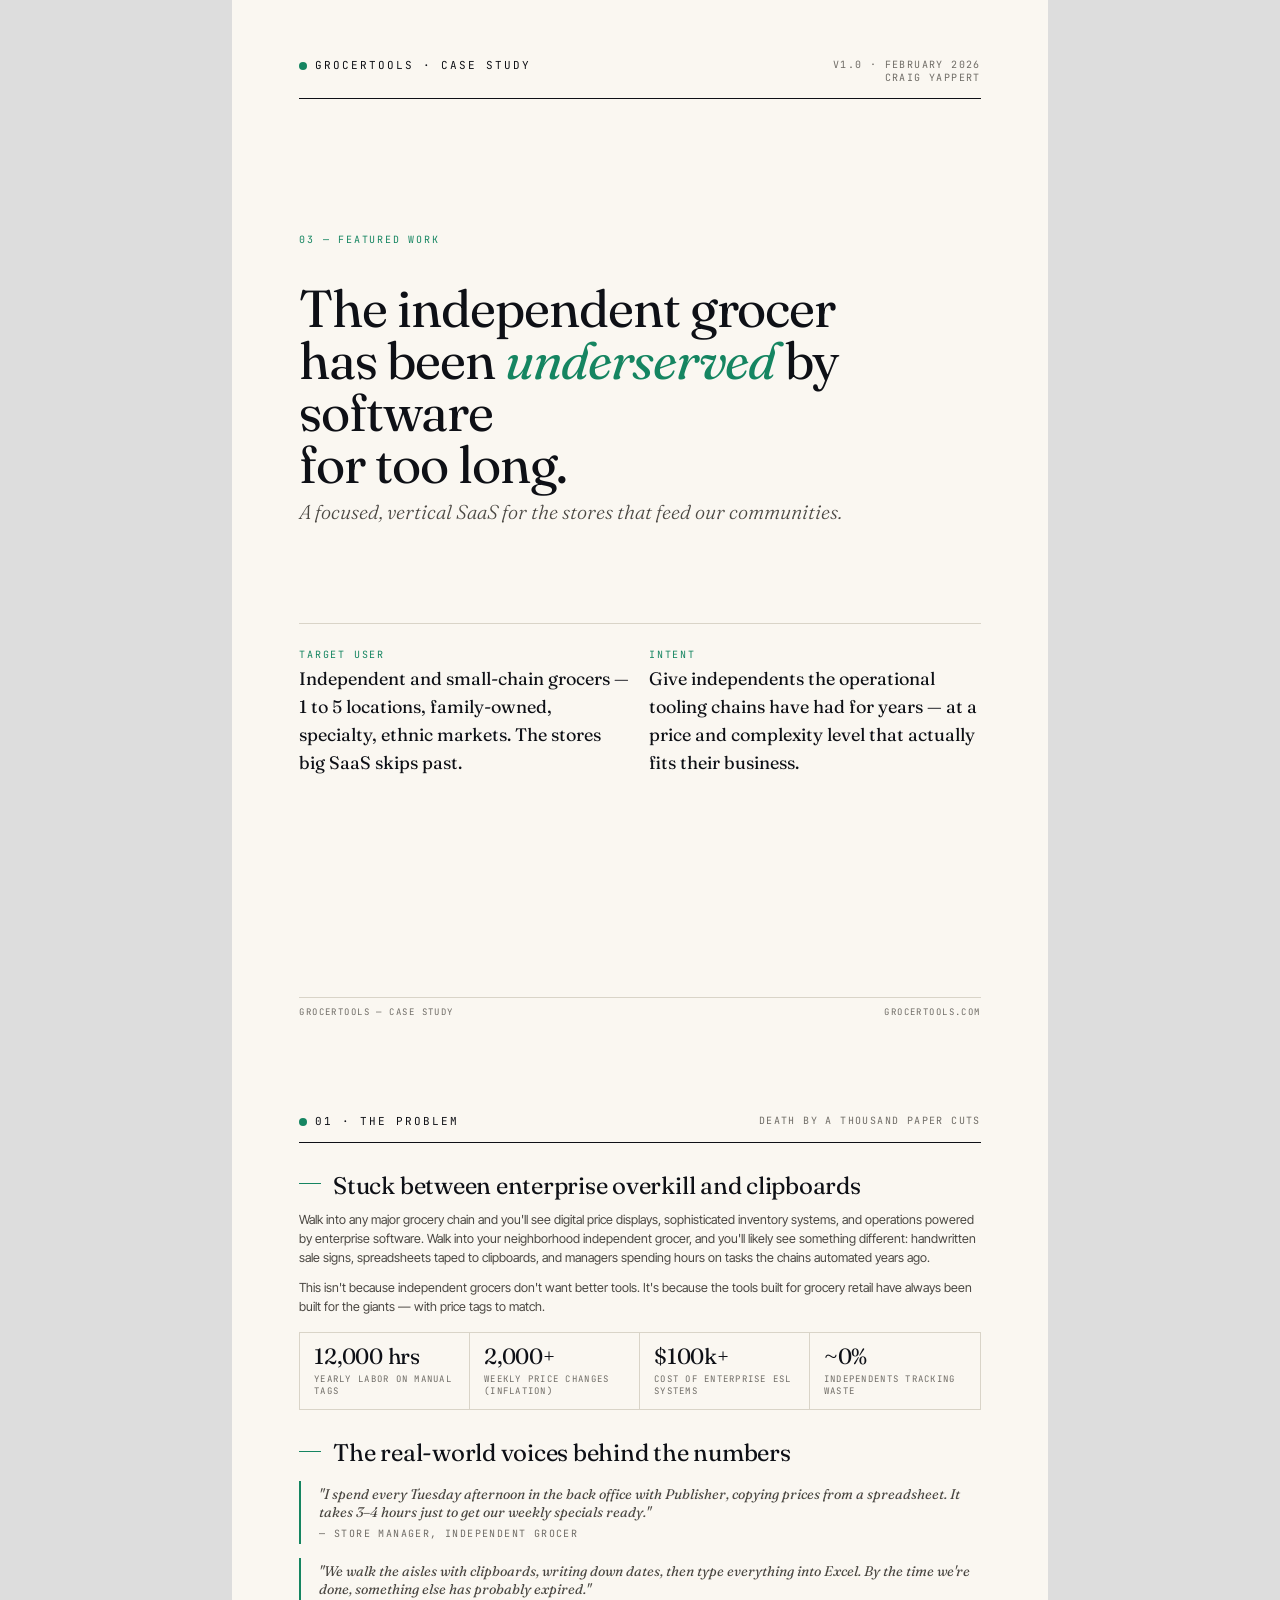
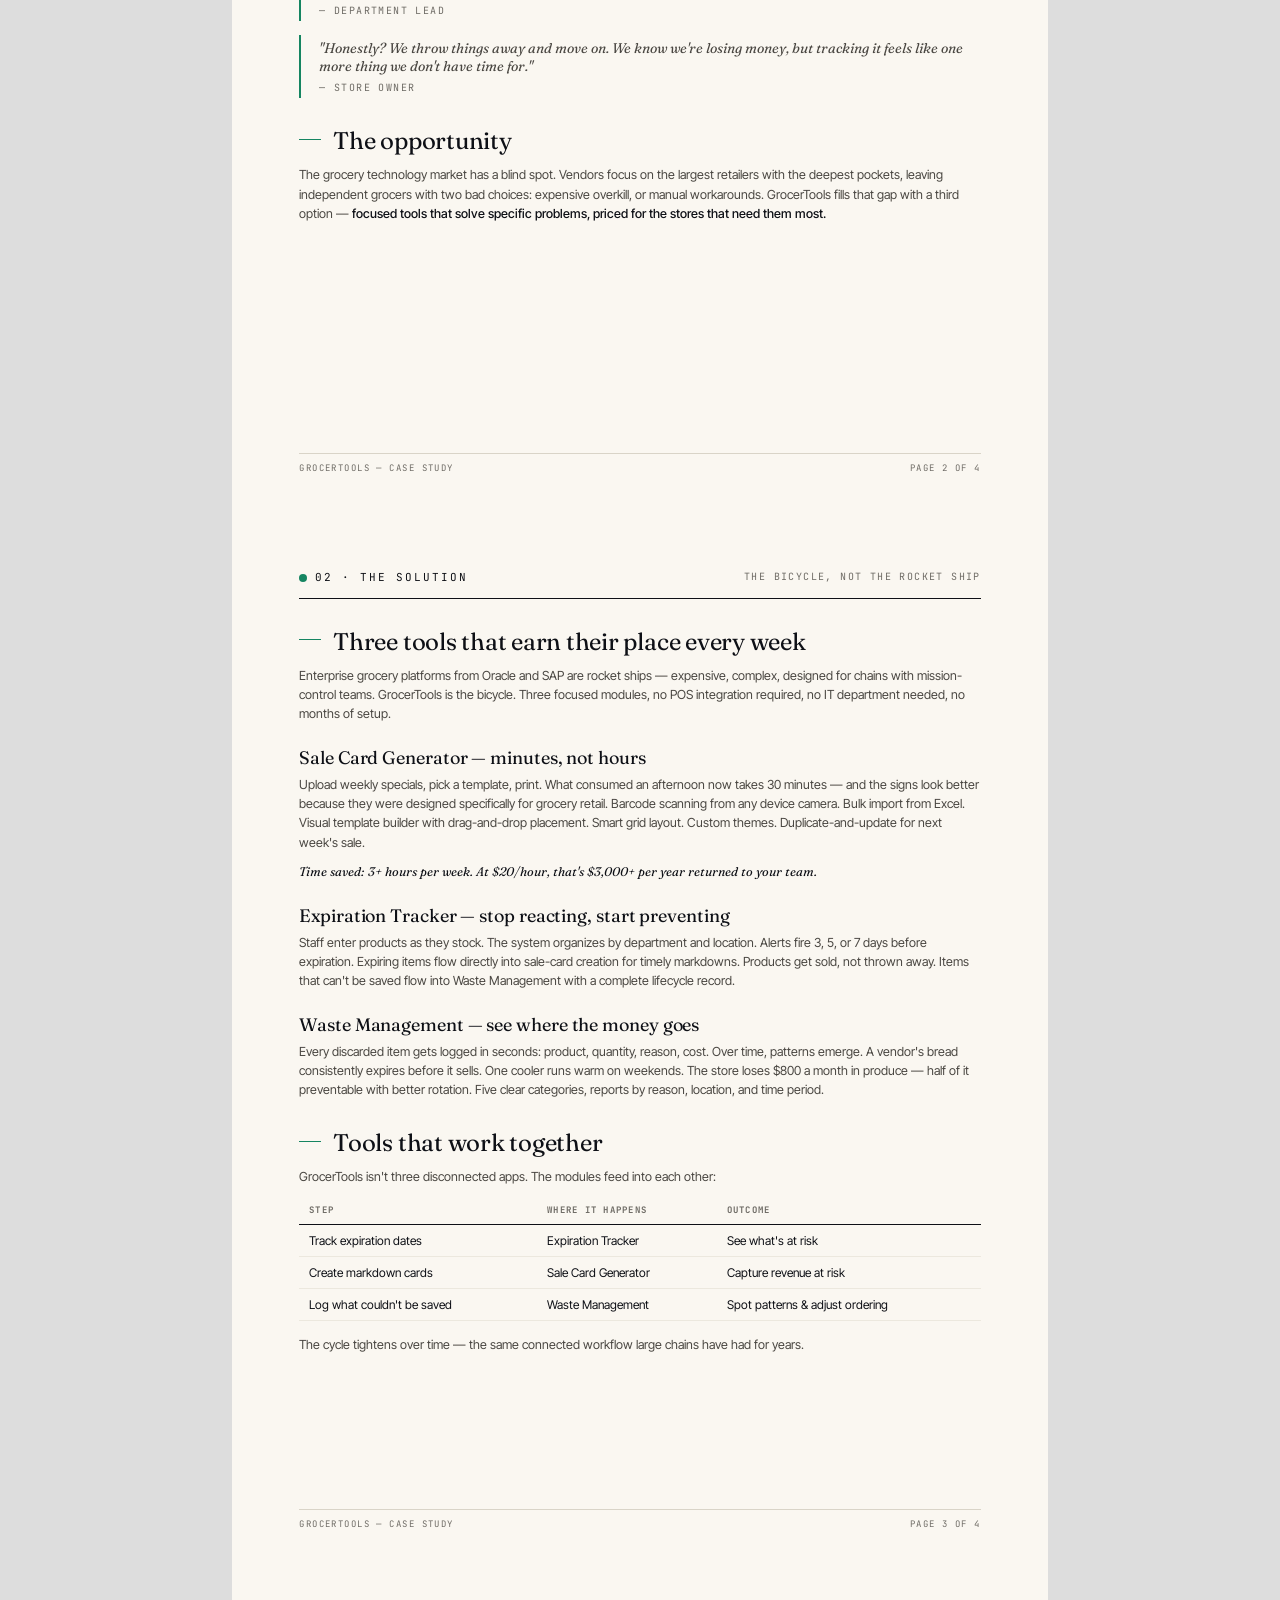
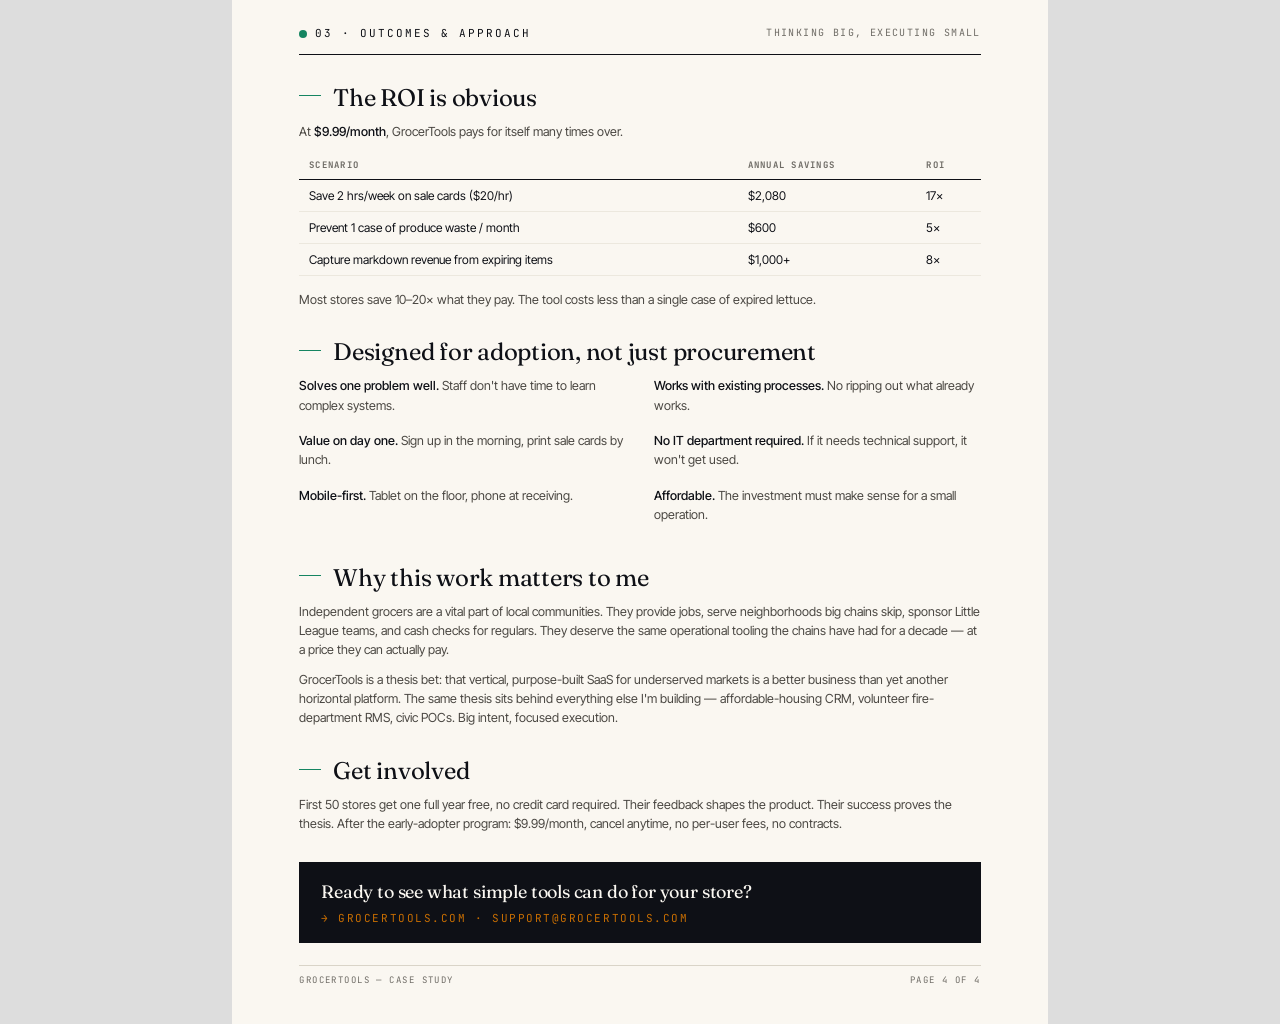
<file: papers/GrocerTools-Case-Study.html>
<!doctype html>
<html lang="en">
<head>
<meta charset="utf-8" />
<title>GrocerTools — Case Study</title>
<link rel="preconnect" href="https://fonts.googleapis.com">
<link rel="preconnect" href="https://fonts.gstatic.com" crossorigin>
<link href="https://fonts.googleapis.com/css2?family=Fraunces:ital,opsz,wght@0,9..144,300;0,9..144,400;0,9..144,500;1,9..144,300;1,9..144,400&family=Inter+Tight:wght@400;500;600&family=JetBrains+Mono:wght@400;500&display=swap" rel="stylesheet">
<style>
  :root {
    --ink: #0e1016;
    --paper: #faf7f1;
    --paper-2: #4a4742;
    --paper-3: #6f6c66;
    --line: #d9d4c8;
    --line-soft: #ece8de;
    --accent-green: oklch(0.55 0.11 165);
    --accent-amber: oklch(0.62 0.15 60);
  }
  @page { size: letter; margin: 0; }
  * { box-sizing: border-box; }
  html, body { margin: 0; padding: 0; background: #ddd; }
  body {
    font-family: "Inter Tight", system-ui, sans-serif;
    color: var(--ink);
    -webkit-print-color-adjust: exact;
    print-color-adjust: exact;
  }
  .page {
    width: 8.5in; min-height: 11in;
    margin: 0 auto; padding: 0.6in 0.7in 0.85in;
    background: var(--paper);
    page-break-after: always;
    position: relative;
  }
  .page:last-child { page-break-after: auto; }

  .head {
    display: flex; justify-content: space-between; align-items: flex-start;
    border-bottom: 1px solid var(--ink);
    padding-bottom: 14px;
  }
  .mark {
    font-family: "JetBrains Mono", monospace;
    font-size: 11px; letter-spacing: 0.18em; text-transform: uppercase;
  }
  .mark .dot {
    display:inline-block; width:8px;height:8px;border-radius:50%;
    background: var(--accent-green); margin-right:8px; vertical-align:middle;
  }
  .meta {
    font-family: "JetBrains Mono", monospace;
    font-size: 10px; letter-spacing: 0.14em; text-transform: uppercase;
    color: var(--paper-3); text-align: right;
  }

  h1 {
    font-family: "Fraunces", serif; font-weight: 400;
    font-size: 52px; line-height: 1.0; letter-spacing: -0.02em;
    margin: 36px 0 6px;
  }
  h1 em { font-style: italic; color: var(--accent-green); }
  .sub {
    font-family: "Fraunces", serif; font-style: italic; font-weight: 300;
    font-size: 20px; color: var(--paper-2); margin: 0 0 28px;
  }

  h2 {
    font-family: "Fraunces", serif; font-weight: 400;
    font-size: 24px; letter-spacing: -0.01em;
    margin: 28px 0 10px;
  }
  h2::before {
    content: ""; display: inline-block; width: 22px; height: 1px;
    background: var(--accent-green); vertical-align: middle;
    margin-right: 12px; transform: translateY(-4px);
  }
  h3 {
    font-family: "Fraunces", serif; font-weight: 400;
    font-size: 18px; letter-spacing: -0.005em;
    margin: 22px 0 6px;
  }

  p, li { font-size: 12.5px; line-height: 1.55; color: var(--paper-2); }
  p { margin: 0 0 10px; }
  p strong { color: var(--ink); font-weight: 500; }
  ul { margin: 4px 0 12px; padding-left: 18px; }
  ul li { margin: 3px 0; }

  .eyebrow {
    font-family: "JetBrains Mono", monospace;
    font-size: 10px; letter-spacing: 0.18em; text-transform: uppercase;
    color: var(--accent-green); margin-bottom: 4px;
  }

  .stat-row { display: grid; grid-template-columns: repeat(4, 1fr); gap: 0;
              border: 1px solid var(--line); margin: 16px 0 8px; }
  .stat-row .stat { padding: 12px 14px; border-right: 1px solid var(--line); }
  .stat-row .stat:last-child { border-right: 0; }
  .stat-v { font-family: "Fraunces", serif; font-size: 22px; line-height: 1; color: var(--ink); letter-spacing: -0.01em; }
  .stat-k { font-family: "JetBrains Mono", monospace; font-size: 9px; letter-spacing: 0.14em;
            text-transform: uppercase; color: var(--paper-3); margin-top: 6px; }

  table { width: 100%; border-collapse: collapse; margin: 8px 0 14px; font-size: 12px; }
  th, td { padding: 8px 10px; text-align: left; border-bottom: 1px solid var(--line-soft); }
  th { font-family: "JetBrains Mono", monospace; font-size: 9px; letter-spacing: 0.14em;
       text-transform: uppercase; color: var(--paper-3); border-bottom: 1px solid var(--ink); }

  blockquote {
    margin: 14px 0; padding: 4px 0 4px 18px;
    border-left: 2px solid var(--accent-green);
    font-family: "Fraunces", serif; font-style: italic; font-size: 14px;
    color: var(--paper-2);
  }

  .twocol { display: grid; grid-template-columns: 1fr 1fr; gap: 18px; }

  .foot {
    position: absolute; bottom: 0.4in; left: 0.7in; right: 0.7in;
    display: flex; justify-content: space-between;
    font-family: "JetBrains Mono", monospace;
    font-size: 9px; letter-spacing: 0.16em; text-transform: uppercase;
    color: var(--paper-3);
    border-top: 1px solid var(--line); padding-top: 8px;
  }
  .foot .pn::before { content: "Page "; }
</style>
</head>
<body>

<!-- ============ PAGE 1 — Cover ============ -->
<div class="page">
  <div class="head">
    <div class="mark"><span class="dot"></span>GrocerTools · Case Study</div>
    <div class="meta">v1.0 · February 2026<br/>Craig Yappert</div>
  </div>

  <div style="margin-top: 1.4in;">
    <div class="eyebrow">03 — Featured Work</div>
    <h1>The independent grocer<br/>has been <em>underserved</em> by software<br/>for too long.</h1>
    <p class="sub">A focused, vertical SaaS for the stores that feed our communities.</p>
  </div>

  <div style="margin-top: 1in; padding-top: 24px; border-top: 1px solid var(--line);">
    <div class="twocol">
      <div>
        <div class="eyebrow">Target user</div>
        <p style="font-family: 'Fraunces', serif; font-size: 18px; color: var(--ink); margin: 4px 0 0;">
          Independent and small-chain grocers — 1 to 5 locations, family-owned, specialty, ethnic markets.
          The stores big SaaS skips past.
        </p>
      </div>
      <div>
        <div class="eyebrow">Intent</div>
        <p style="font-family: 'Fraunces', serif; font-size: 18px; color: var(--ink); margin: 4px 0 0;">
          Give independents the operational tooling chains have had for years —
          at a price and complexity level that actually fits their business.
        </p>
      </div>
    </div>
  </div>

  <div class="foot">
    <div>GrocerTools — Case Study</div>
    <div>grocertools.com</div>
  </div>
</div>

<!-- ============ PAGE 2 — Problem & opportunity ============ -->
<div class="page">
  <div class="head">
    <div class="mark"><span class="dot"></span>01 · The problem</div>
    <div class="meta">Death by a thousand paper cuts</div>
  </div>

  <h2>Stuck between enterprise overkill and clipboards</h2>
  <p>
    Walk into any major grocery chain and you'll see digital price displays, sophisticated inventory systems,
    and operations powered by enterprise software. Walk into your neighborhood independent grocer, and you'll
    likely see something different: handwritten sale signs, spreadsheets taped to clipboards, and managers
    spending hours on tasks the chains automated years ago.
  </p>
  <p>
    This isn't because independent grocers don't want better tools. It's because the tools built for grocery
    retail have always been built for the giants — with price tags to match.
  </p>

  <div class="stat-row">
    <div class="stat"><div class="stat-v">12,000 hrs</div><div class="stat-k">Yearly labor on manual tags</div></div>
    <div class="stat"><div class="stat-v">2,000+</div><div class="stat-k">Weekly price changes (inflation)</div></div>
    <div class="stat"><div class="stat-v">$100k+</div><div class="stat-k">Cost of enterprise ESL systems</div></div>
    <div class="stat"><div class="stat-v">~0%</div><div class="stat-k">Independents tracking waste</div></div>
  </div>

  <h2>The real-world voices behind the numbers</h2>
  <blockquote>
    "I spend every Tuesday afternoon in the back office with Publisher, copying prices from a spreadsheet.
    It takes 3–4 hours just to get our weekly specials ready."
    <div style="font-family: 'JetBrains Mono', monospace; font-style: normal; font-size: 10px;
                letter-spacing: 0.14em; text-transform: uppercase; color: var(--paper-3); margin-top: 6px;">
      — Store Manager, Independent Grocer
    </div>
  </blockquote>
  <blockquote>
    "We walk the aisles with clipboards, writing down dates, then type everything into Excel.
    By the time we're done, something else has probably expired."
    <div style="font-family: 'JetBrains Mono', monospace; font-style: normal; font-size: 10px;
                letter-spacing: 0.14em; text-transform: uppercase; color: var(--paper-3); margin-top: 6px;">
      — Department Lead
    </div>
  </blockquote>
  <blockquote>
    "Honestly? We throw things away and move on. We know we're losing money, but tracking it feels
    like one more thing we don't have time for."
    <div style="font-family: 'JetBrains Mono', monospace; font-style: normal; font-size: 10px;
                letter-spacing: 0.14em; text-transform: uppercase; color: var(--paper-3); margin-top: 6px;">
      — Store Owner
    </div>
  </blockquote>

  <h2>The opportunity</h2>
  <p>
    The grocery technology market has a blind spot. Vendors focus on the largest retailers with the deepest
    pockets, leaving independent grocers with two bad choices: expensive overkill, or manual workarounds.
    GrocerTools fills that gap with a third option — <strong>focused tools that solve specific problems,
    priced for the stores that need them most.</strong>
  </p>

  <div class="foot">
    <div>GrocerTools — Case Study</div>
    <div class="pn">2 of 4</div>
  </div>
</div>

<!-- ============ PAGE 3 — Solution ============ -->
<div class="page">
  <div class="head">
    <div class="mark"><span class="dot"></span>02 · The solution</div>
    <div class="meta">The bicycle, not the rocket ship</div>
  </div>

  <h2>Three tools that earn their place every week</h2>
  <p>
    Enterprise grocery platforms from Oracle and SAP are rocket ships — expensive, complex, designed for
    chains with mission-control teams. GrocerTools is the bicycle. Three focused modules, no POS integration
    required, no IT department needed, no months of setup.
  </p>

  <h3>Sale Card Generator — minutes, not hours</h3>
  <p>
    Upload weekly specials, pick a template, print. What consumed an afternoon now takes 30 minutes —
    and the signs look better because they were designed specifically for grocery retail. Barcode scanning
    from any device camera. Bulk import from Excel. Visual template builder with drag-and-drop placement.
    Smart grid layout. Custom themes. Duplicate-and-update for next week's sale.
  </p>
  <p style="font-family: 'Fraunces', serif; font-style: italic; color: var(--ink);">
    Time saved: 3+ hours per week. At $20/hour, that's $3,000+ per year returned to your team.
  </p>

  <h3>Expiration Tracker — stop reacting, start preventing</h3>
  <p>
    Staff enter products as they stock. The system organizes by department and location. Alerts fire 3, 5, or
    7 days before expiration. Expiring items flow directly into sale-card creation for timely markdowns.
    Products get sold, not thrown away. Items that can't be saved flow into Waste Management with a complete
    lifecycle record.
  </p>

  <h3>Waste Management — see where the money goes</h3>
  <p>
    Every discarded item gets logged in seconds: product, quantity, reason, cost. Over time, patterns emerge.
    A vendor's bread consistently expires before it sells. One cooler runs warm on weekends. The store loses
    $800 a month in produce — half of it preventable with better rotation. Five clear categories, reports by
    reason, location, and time period.
  </p>

  <h2>Tools that work together</h2>
  <p>
    GrocerTools isn't three disconnected apps. The modules feed into each other:
  </p>
  <table>
    <tr><th>Step</th><th>Where it happens</th><th>Outcome</th></tr>
    <tr><td>Track expiration dates</td><td>Expiration Tracker</td><td>See what's at risk</td></tr>
    <tr><td>Create markdown cards</td><td>Sale Card Generator</td><td>Capture revenue at risk</td></tr>
    <tr><td>Log what couldn't be saved</td><td>Waste Management</td><td>Spot patterns &amp; adjust ordering</td></tr>
  </table>
  <p>The cycle tightens over time — the same connected workflow large chains have had for years.</p>

  <div class="foot">
    <div>GrocerTools — Case Study</div>
    <div class="pn">3 of 4</div>
  </div>
</div>

<!-- ============ PAGE 4 — Outcomes & approach ============ -->
<div class="page">
  <div class="head">
    <div class="mark"><span class="dot"></span>03 · Outcomes &amp; approach</div>
    <div class="meta">Thinking big, executing small</div>
  </div>

  <h2>The ROI is obvious</h2>
  <p>At <strong>$9.99/month</strong>, GrocerTools pays for itself many times over.</p>
  <table>
    <tr><th>Scenario</th><th>Annual savings</th><th>ROI</th></tr>
    <tr><td>Save 2 hrs/week on sale cards ($20/hr)</td><td>$2,080</td><td>17×</td></tr>
    <tr><td>Prevent 1 case of produce waste / month</td><td>$600</td><td>5×</td></tr>
    <tr><td>Capture markdown revenue from expiring items</td><td>$1,000+</td><td>8×</td></tr>
  </table>
  <p>Most stores save 10–20× what they pay. The tool costs less than a single case of expired lettuce.</p>

  <h2>Designed for adoption, not just procurement</h2>
  <div class="why" style="display:grid; grid-template-columns: 1fr 1fr; gap: 6px 28px;">
    <p><strong>Solves one problem well.</strong> Staff don't have time to learn complex systems.</p>
    <p><strong>Works with existing processes.</strong> No ripping out what already works.</p>
    <p><strong>Value on day one.</strong> Sign up in the morning, print sale cards by lunch.</p>
    <p><strong>No IT department required.</strong> If it needs technical support, it won't get used.</p>
    <p><strong>Mobile-first.</strong> Tablet on the floor, phone at receiving.</p>
    <p><strong>Affordable.</strong> The investment must make sense for a small operation.</p>
  </div>

  <h2>Why this work matters to me</h2>
  <p>
    Independent grocers are a vital part of local communities. They provide jobs, serve neighborhoods big
    chains skip, sponsor Little League teams, and cash checks for regulars. They deserve the same operational
    tooling the chains have had for a decade — at a price they can actually pay.
  </p>
  <p>
    GrocerTools is a thesis bet: that vertical, purpose-built SaaS for underserved markets is a better
    business than yet another horizontal platform. The same thesis sits behind everything else I'm building —
    affordable-housing CRM, volunteer fire-department RMS, civic POCs. Big intent, focused execution.
  </p>

  <h2>Get involved</h2>
  <p>
    First 50 stores get one full year free, no credit card required. Their feedback shapes the product.
    Their success proves the thesis. After the early-adopter program: $9.99/month, cancel anytime,
    no per-user fees, no contracts.
  </p>

  <div style="margin-top: 28px; padding: 18px 22px; background: var(--ink); color: var(--paper);">
    <div style="font-family: 'Fraunces', serif; font-size: 18px; letter-spacing: -0.01em;">
      Ready to see what simple tools can do for your store?
    </div>
    <div style="font-family: 'JetBrains Mono', monospace; font-size: 11px; letter-spacing: 0.14em;
                text-transform: uppercase; color: var(--accent-amber); margin-top: 8px;">
      → grocertools.com  ·  support@grocertools.com
    </div>
  </div>

  <div class="foot">
    <div>GrocerTools — Case Study</div>
    <div class="pn">4 of 4</div>
  </div>
</div>

</body>
</html>
</file>
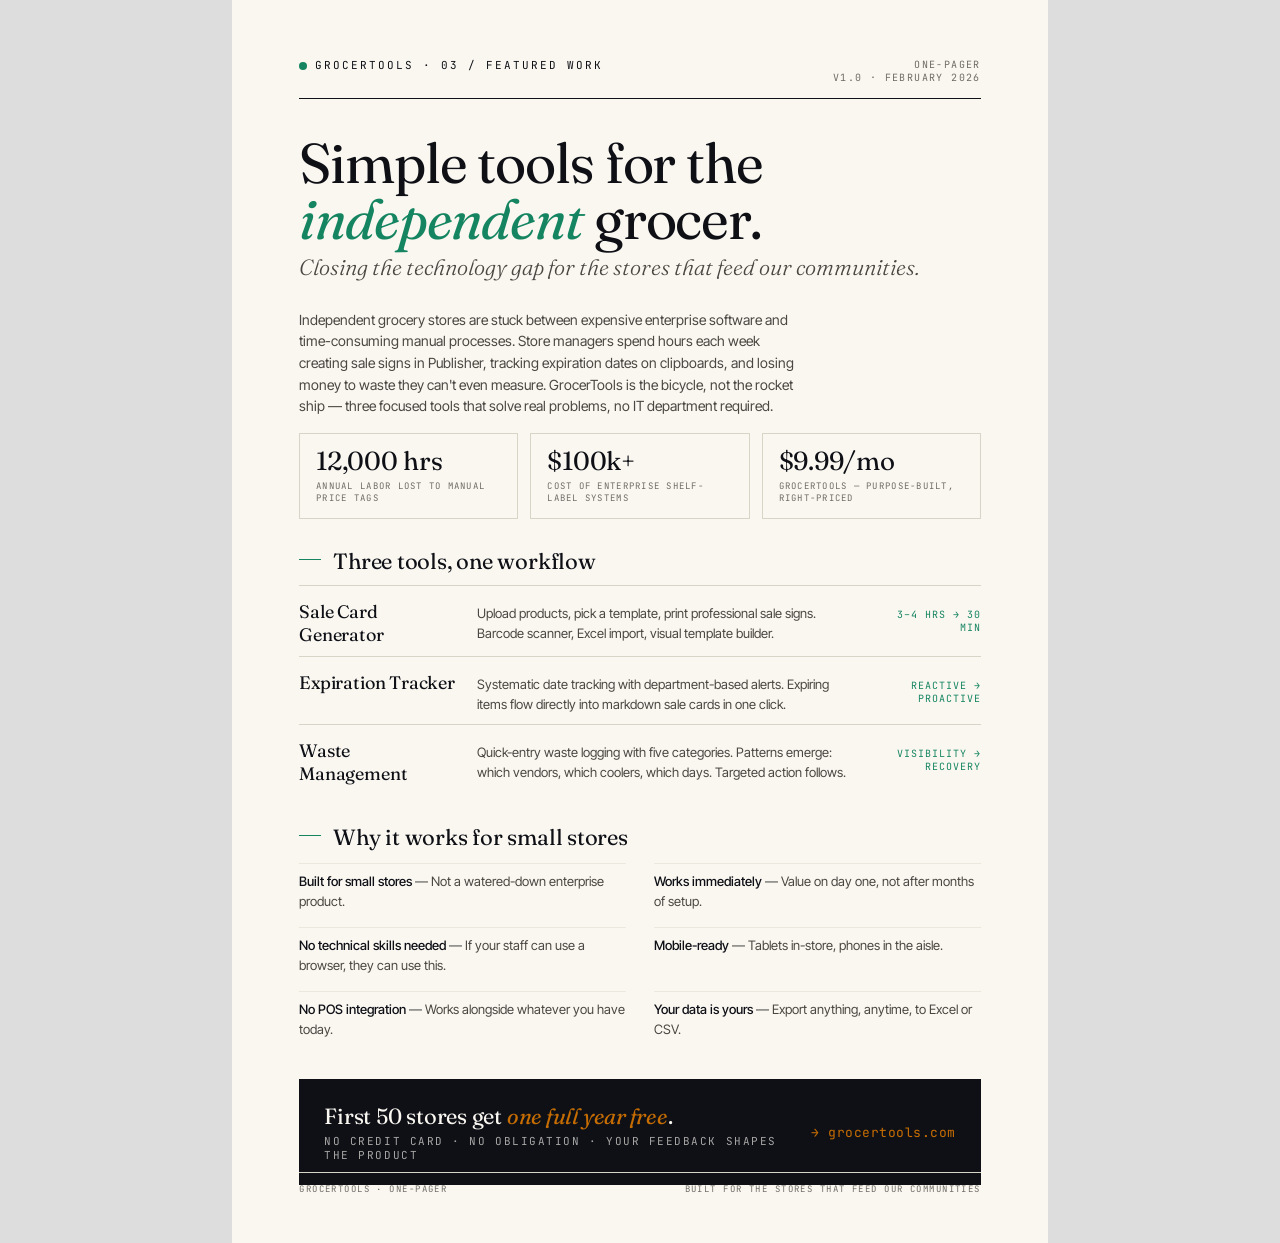
<file: papers/GrocerTools-One-Pager.html>
<!doctype html>
<html lang="en">
<head>
<meta charset="utf-8" />
<title>GrocerTools — One Pager</title>
<link rel="preconnect" href="https://fonts.googleapis.com">
<link rel="preconnect" href="https://fonts.gstatic.com" crossorigin>
<link href="https://fonts.googleapis.com/css2?family=Fraunces:ital,opsz,wght@0,9..144,300;0,9..144,400;0,9..144,500;1,9..144,300;1,9..144,400&family=Inter+Tight:wght@400;500;600&family=JetBrains+Mono:wght@400;500&display=swap" rel="stylesheet">
<style>
  :root {
    --ink: #0e1016;
    --paper: #faf7f1;
    --paper-2: #4a4742;
    --paper-3: #6f6c66;
    --line: #d9d4c8;
    --line-soft: #ece8de;
    --accent-green: oklch(0.55 0.11 165);
    --accent-amber: oklch(0.62 0.15 60);
  }
  @page { size: letter; margin: 0; }
  * { box-sizing: border-box; }
  html, body { margin: 0; padding: 0; background: #ddd; }
  body {
    font-family: "Inter Tight", system-ui, sans-serif;
    color: var(--ink);
    -webkit-print-color-adjust: exact;
    print-color-adjust: exact;
  }
  .page {
    width: 8.5in; min-height: 11in;
    margin: 0 auto; padding: 0.6in 0.7in;
    background: var(--paper);
    page-break-after: always;
    position: relative;
  }
  .page:last-child { page-break-after: auto; }

  .head {
    display: flex; justify-content: space-between; align-items: flex-start;
    border-bottom: 1px solid var(--ink);
    padding-bottom: 14px;
  }
  .mark {
    font-family: "JetBrains Mono", monospace;
    font-size: 11px; letter-spacing: 0.18em; text-transform: uppercase;
    color: var(--ink);
  }
  .mark .dot {
    display:inline-block; width:8px;height:8px;border-radius:50%;
    background: var(--accent-green); margin-right:8px; vertical-align:middle;
  }
  .meta {
    font-family: "JetBrains Mono", monospace;
    font-size: 10px; letter-spacing: 0.14em; text-transform: uppercase;
    color: var(--paper-3); text-align: right;
  }

  h1 {
    font-family: "Fraunces", serif; font-weight: 400;
    font-size: 56px; line-height: 1.0; letter-spacing: -0.02em;
    margin: 36px 0 6px;
  }
  h1 em { font-style: italic; color: var(--accent-green); }
  .sub {
    font-family: "Fraunces", serif; font-style: italic; font-weight: 300;
    font-size: 22px; color: var(--paper-2); margin: 0 0 28px;
  }

  .lede {
    font-size: 14px; line-height: 1.55; color: var(--paper-2);
    max-width: 64ch; text-wrap: pretty;
  }

  h2 {
    font-family: "Fraunces", serif; font-weight: 400;
    font-size: 22px; letter-spacing: -0.01em;
    margin: 28px 0 10px; color: var(--ink);
  }
  h2::before {
    content: "";
    display: inline-block; width: 22px; height: 1px;
    background: var(--accent-green); vertical-align: middle;
    margin-right: 12px; transform: translateY(-4px);
  }

  .row { display: grid; grid-template-columns: 1fr 1fr; gap: 24px; margin-top: 16px; }
  .row-3 { display: grid; grid-template-columns: repeat(3, 1fr); gap: 12px; margin-top: 16px; }

  .stat {
    border: 1px solid var(--line);
    padding: 14px 16px;
  }
  .stat-v {
    font-family: "Fraunces", serif; font-size: 26px; line-height: 1; letter-spacing: -0.01em;
    color: var(--ink);
  }
  .stat-k {
    font-family: "JetBrains Mono", monospace;
    font-size: 9px; letter-spacing: 0.14em; text-transform: uppercase;
    color: var(--paper-3); margin-top: 6px;
  }

  .tool {
    border-top: 1px solid var(--line);
    padding: 14px 0 10px;
    display: grid; grid-template-columns: 160px 1fr 110px; gap: 18px;
    align-items: baseline;
  }
  .tool:last-of-type { border-bottom: 1px solid var(--line); }
  .tool-name {
    font-family: "Fraunces", serif; font-size: 18px; letter-spacing: -0.01em;
  }
  .tool-desc { font-size: 13px; line-height: 1.5; color: var(--paper-2); }
  .tool-impact {
    font-family: "JetBrains Mono", monospace;
    font-size: 10px; letter-spacing: 0.1em; text-transform: uppercase;
    color: var(--accent-green); text-align: right;
  }

  .why { display: grid; grid-template-columns: 1fr 1fr; gap: 8px 28px; margin-top: 12px; }
  .why p {
    margin: 0; padding: 8px 0;
    font-size: 13px; line-height: 1.5; color: var(--paper-2);
    border-top: 1px solid var(--line-soft);
  }
  .why p strong { color: var(--ink); font-weight: 500; }

  .cta {
    margin-top: 32px;
    border: 1px solid var(--ink);
    padding: 22px 24px;
    background: var(--ink);
    color: var(--paper);
    display: grid; grid-template-columns: 1fr auto; gap: 18px; align-items: center;
  }
  .cta-head {
    font-family: "Fraunces", serif; font-size: 22px; letter-spacing: -0.01em;
  }
  .cta-head em { color: var(--accent-amber); font-style: italic; }
  .cta-sub {
    font-family: "JetBrains Mono", monospace;
    font-size: 11px; letter-spacing: 0.14em; text-transform: uppercase;
    color: rgba(250,247,241,0.65); margin-top: 4px;
  }
  .cta-url {
    font-family: "JetBrains Mono", monospace;
    font-size: 13px; letter-spacing: 0.04em;
    color: var(--accent-amber);
  }

  .foot {
    position: absolute; bottom: 0.5in; left: 0.7in; right: 0.7in;
    display: flex; justify-content: space-between;
    font-family: "JetBrains Mono", monospace;
    font-size: 9px; letter-spacing: 0.16em; text-transform: uppercase;
    color: var(--paper-3);
    border-top: 1px solid var(--line); padding-top: 10px;
  }
</style>
</head>
<body>
<div class="page">
  <div class="head">
    <div class="mark"><span class="dot"></span>GrocerTools · 03 / Featured Work</div>
    <div class="meta">One-Pager<br/>v1.0 · February 2026</div>
  </div>

  <h1>Simple tools for the <em>independent</em> grocer.</h1>
  <p class="sub">Closing the technology gap for the stores that feed our communities.</p>

  <p class="lede">
    Independent grocery stores are stuck between expensive enterprise software and time-consuming
    manual processes. Store managers spend hours each week creating sale signs in Publisher,
    tracking expiration dates on clipboards, and losing money to waste they can't even measure.
    GrocerTools is the bicycle, not the rocket ship — three focused tools that solve real
    problems, no IT department required.
  </p>

  <div class="row-3">
    <div class="stat">
      <div class="stat-v">12,000 hrs</div>
      <div class="stat-k">Annual labor lost to manual price tags</div>
    </div>
    <div class="stat">
      <div class="stat-v">$100k+</div>
      <div class="stat-k">Cost of enterprise shelf-label systems</div>
    </div>
    <div class="stat">
      <div class="stat-v">$9.99/mo</div>
      <div class="stat-k">GrocerTools — purpose-built, right-priced</div>
    </div>
  </div>

  <h2>Three tools, one workflow</h2>

  <div class="tool">
    <div class="tool-name">Sale Card Generator</div>
    <div class="tool-desc">Upload products, pick a template, print professional sale signs. Barcode scanner, Excel import, visual template builder.</div>
    <div class="tool-impact">3–4 hrs → 30 min</div>
  </div>
  <div class="tool">
    <div class="tool-name">Expiration Tracker</div>
    <div class="tool-desc">Systematic date tracking with department-based alerts. Expiring items flow directly into markdown sale cards in one click.</div>
    <div class="tool-impact">Reactive → Proactive</div>
  </div>
  <div class="tool">
    <div class="tool-name">Waste Management</div>
    <div class="tool-desc">Quick-entry waste logging with five categories. Patterns emerge: which vendors, which coolers, which days. Targeted action follows.</div>
    <div class="tool-impact">Visibility → Recovery</div>
  </div>

  <h2>Why it works for small stores</h2>
  <div class="why">
    <p><strong>Built for small stores</strong> — Not a watered-down enterprise product.</p>
    <p><strong>Works immediately</strong> — Value on day one, not after months of setup.</p>
    <p><strong>No technical skills needed</strong> — If your staff can use a browser, they can use this.</p>
    <p><strong>Mobile-ready</strong> — Tablets in-store, phones in the aisle.</p>
    <p><strong>No POS integration</strong> — Works alongside whatever you have today.</p>
    <p><strong>Your data is yours</strong> — Export anything, anytime, to Excel or CSV.</p>
  </div>

  <div class="cta">
    <div>
      <div class="cta-head">First 50 stores get <em>one full year free</em>.</div>
      <div class="cta-sub">No credit card · No obligation · Your feedback shapes the product</div>
    </div>
    <div class="cta-url">→ grocertools.com</div>
  </div>

  <div class="foot">
    <div>GrocerTools · One-Pager</div>
    <div>Built for the stores that feed our communities</div>
  </div>
</div>
</body>
</html>
</file>
